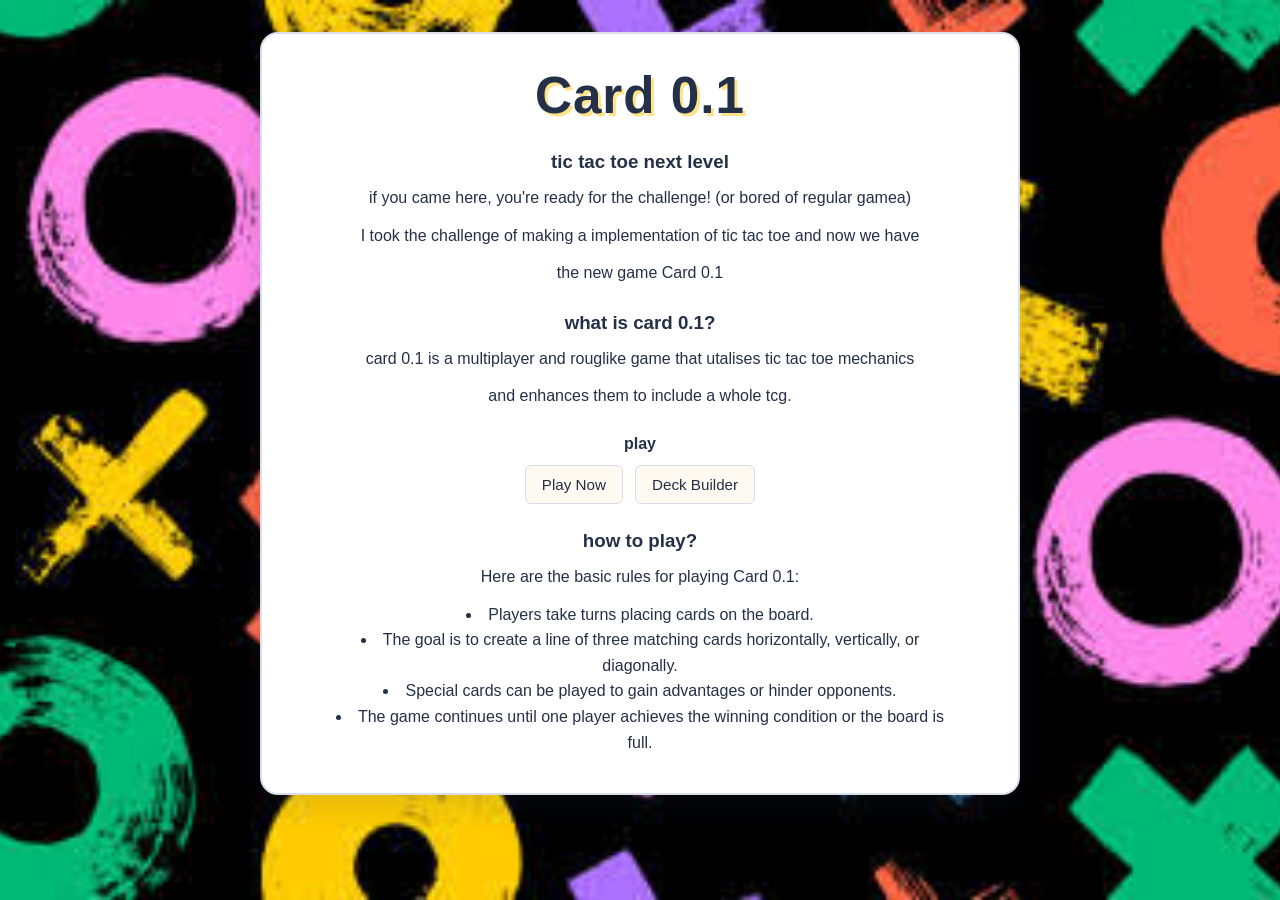
<file: index.html>
<!DOCTYPE html>
<html lang="en">

<head>
    <meta charset="UTF-8">
    <meta name="viewport" content="width=device-width, initial-scale=1.0">
    <title>Card 0.1</title>
    <link rel="stylesheet" href="style.css">
</head>
<body>
    <main class="intro-page">
        <h1 class="title">Card 0.1</h1>
        <h3>tic tac toe next level</h3>
        <p class="description">if you came here, you're ready for the challenge! (or bored of regular gamea)</p>
        <p class="description">I took the challenge of making a implementation of tic tac toe and now we have</p>
        <p class="description">the new game Card 0.1</p>


        <h3>what is card 0.1?</h3>
        <p class="description">card 0.1 is a multiplayer and rouglike game that utalises tic tac toe mechanics</p>
        <p class="description">and enhances them to include a whole tcg.</p>

        <h4>play</h4>
        <div class="intro-actions">
            <a href="Game.html" class="nav-btn">Play Now</a>
            <a href="Deck.html" class="nav-btn">Deck Builder</a>
        </div>

        <h3>how to play?</h3>
        <p class="description">Here are the basic rules for playing Card 0.1:</p>
        <ul class="rules-list">
            <li>Players take turns placing cards on the board.</li>
            <li>The goal is to create a line of three matching cards horizontally, vertically, or diagonally.</li>
            <li>Special cards can be played to gain advantages or hinder opponents.</li>
            <li>The game continues until one player achieves the winning condition or the board is full.</li>
        </ul>
    </main>
</body>

</html>
</file>
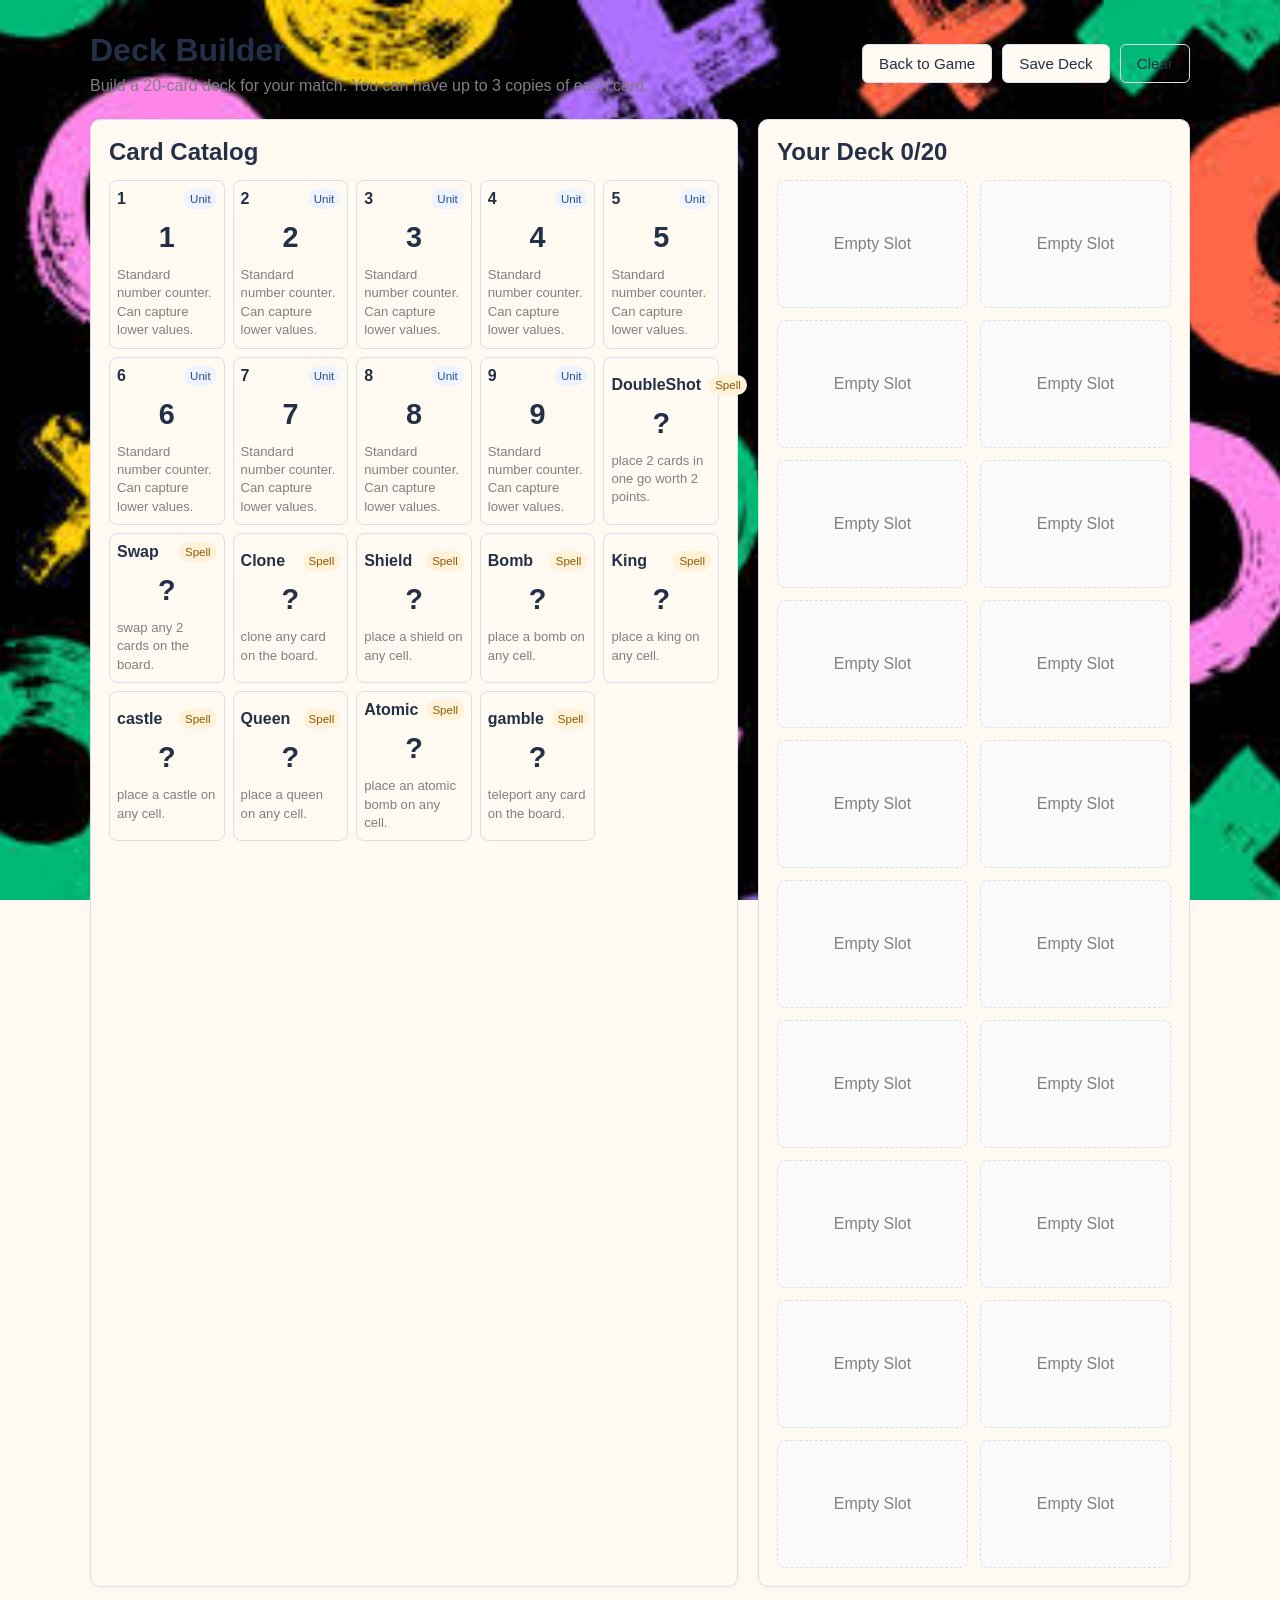
<file: Deck.html>
<!DOCTYPE html>
<html lang="en">

<head>
    <meta charset="UTF-8">
    <meta name="viewport" content="width=device-width, initial-scale=1.0">
    <title>Deck Builder</title>
    <link rel="stylesheet" href="style.css">
</head>

<body class="deck-page">
    <div class="deck-builder">
        <header class="deck-header">
            <div>
                <h1>Deck Builder</h1>
                <p class="deck-subtitle">Build a 20-card deck for your match. You can have up to 3 copies of each card.</p>
            </div>
            <div class="deck-actions">
                <a href="Game.html" class="nav-btn">Back to Game</a>
                <button id="save-btn" class="builder-btn" type="button">Save Deck</button>
                <button id="clear-btn" class="builder-btn secondary" type="button">Clear</button>
            </div>
        </header>

        <div id="save-msg" class="save-msg" style="display:none;">Deck saved!</div>

        <div class="builder-columns">
            <section class="builder-panel">
                <h2>Card Catalog</h2>
                <div id="catalog-grid" class="catalog-grid"></div>
            </section>

            <section class="builder-panel">
                <h2>Your Deck <span id="deck-count">0/20</span></h2>
                <div id="deck-grid" class="deck-grid"></div>
            </section>
        </div>
    </div>

    <script src="deck builder.js"></script>
</body>

</html>
</file>
<file: style.css>
/* Card Tactics visual system */

:root {
  --bg: #fffaf1;
  --surface: #ffffff;
  --surface-warm: #fff3d8;
  --fg: #243047;
  --muted: #68738a;
  --line: #d9dfea;
  --accent-x: #2878d4;
  --accent-o: #e45b63;
  --highlight: #fff0a8;
  --shadow: 0 14px 30px rgba(46, 65, 95, 0.12);
}

html, body {
  margin: 0;
  padding: 0;
  min-height: 100%;
  font-family: "Trebuchet MS", "Segoe UI", sans-serif;
  background: var(--bg) url("image.png") center / cover fixed no-repeat;
  color: var(--fg);
  overflow-x: hidden;
  color-scheme: light;
}

.game-container {
  max-width: 680px;
  width: 100%;
  box-sizing: border-box;
  margin: 0 auto;
  padding: 30px 20px 42px;
  display: flex;
  flex-direction: column;
  align-items: center;
  gap: 22px;
}

.game-header {
  text-align: center;
}

.intro-page {
  max-width: 760px;
  margin: 32px auto;
  padding: 32px 28px 38px;
  box-sizing: border-box;
  background: #ffffff;
  border: 2px solid var(--line);
  border-radius: 18px;
  box-shadow: var(--shadow);
  text-align: center;
}

.intro-page h3,
.intro-page h4 {
  margin: 26px 0 12px;
}

.intro-page .title {
  margin-bottom: 24px;
}

.intro-page .description {
  max-width: none;
  margin: 12px 0;
  padding: 0;
  background: transparent;
  border: 0;
  box-shadow: none;
}

.intro-actions {
  display: flex;
  justify-content: center;
  gap: 12px;
  flex-wrap: wrap;
}

.rules-list {
  max-width: 620px;
  margin: 0 auto;
  padding: 0 20px;
  list-style-position: inside;
  text-align: center;
  line-height: 1.6;
}

.title {
  margin: 0;
  font-size: clamp(2.2rem, 7vw, 3.2rem);
  letter-spacing: 0.02em;
  color: var(--fg);
  text-shadow: 3px 3px 0 #ffe28a;
}

.subtitle {
  margin: 7px 0 0;
  font-size: 0.95rem;
  color: var(--muted);
  letter-spacing: 0.12em;
  text-transform: uppercase;
}

.description {
  margin: 12px auto;
  max-width: 680px;
  padding: 16px 20px;
  box-sizing: border-box;
  background: #ffffff;
  color: var(--fg);
  border: 2px solid var(--line);
  border-radius: 12px;
  box-shadow: var(--shadow);
  line-height: 1.6;
}

.status {
  padding: 14px 18px;
  border: 2px solid #f0ca57;
  border-radius: 14px;
  text-align: center;
  width: 100%;
  box-sizing: border-box;
  background: #fffdf3;
  box-shadow: 0 5px 0 #f5e1a0;
  font-weight: 700;
}

.scoreboard {
  display: flex;
  gap: 14px;
  align-items: center;
  font-size: 1.1rem;
}

.score-item {
  display: flex;
  align-items: center;
  gap: 8px;
  padding: 9px 15px;
  border-radius: 12px;
  background: var(--surface);
  box-shadow: 0 4px 12px rgba(46, 65, 95, 0.1);
}

.score-player { font-size: 1.5rem; }
.score-cells { color: var(--fg); }
.score-vs { color: var(--muted); font-size: 0.8rem; font-weight: 800; }

.score-x { color: var(--accent-x); font-weight: bold; }
.score-o { color: var(--accent-o); font-weight: bold; }

.hand-section {
  width: 100%;
  box-sizing: border-box;
  border: 2px solid var(--line);
  padding: 14px;
  border-radius: 16px;
  color: var(--fg);
  background: rgba(255, 255, 255, 0.82);
  box-shadow: var(--shadow);
  transition: border-color 0.2s ease, transform 0.2s ease;
}

.hand-section.active {
  border-color: #f0ca57;
  transform: translateY(-2px);
}

.hand-header {
  display: flex;
  justify-content: space-between;
  margin-bottom: 10px;
  font-weight: bold;
}

.turn-badge {
  display: none;
  background: var(--highlight);
  padding: 4px 8px;
  margin-left: 6px;
  border-radius: 999px;
  font-size: 0.8rem;
  color: var(--fg);
}
.hand-section.active .turn-badge {
  display: inline-block;
}

.hand {
  display: grid;
  grid-template-columns: repeat(5, minmax(0, 1fr));
  gap: 8px;
}

.card {
  width: 100%;
  aspect-ratio: 0.72;
  min-width: 0;
  border: 2px solid var(--line);
  border-radius: 12px;
  padding: 8px;
  background: linear-gradient(160deg, #ffffff, #f4f8ff);
  box-sizing: border-box;
  overflow: hidden;
  color: var(--fg);
  box-shadow: 0 4px 9px rgba(46, 65, 95, 0.09);
  transition: transform 0.18s ease, border-color 0.18s ease, box-shadow 0.18s ease;
}

.card-inner {
  display: flex;
  flex-direction: column;
  justify-content: space-between;
  width: 100%;
  height: 100%;
  gap: 6px;
}

.card .card-header,
.card .card-footer,
.card .card-body {
  display: flex;
  align-items: center;
  justify-content: space-between;
  gap: 6px;
}

.card .card-name {
  font-weight: 700;
  font-size: 0.85rem;
  min-width: 0;
  overflow-wrap: anywhere;
}

.card .card-type {
  font-size: 0.6rem;
  padding: 3px 4px;
  border-radius: 999px;
  white-space: nowrap;
}

.card .card-type.type-counter {
  background: #eef4ff;
  color: #244a8f;
}

.card .card-type.type-active {
  background: #fff2d9;
  color: #8a5a00;
}

.card .card-body {
  justify-content: center;
}

.card .card-value {
  font-size: 1.5rem;
  font-weight: 700;
}

.card .card-footer {
  display: block;
}

.card .card-ability {
  display: block;
  color: var(--muted);
  font-size: 0.68rem;
  line-height: 1.25;
  overflow-wrap: anywhere;
}

.card.playable { cursor: pointer; }
.card.playable:hover { border-color: var(--accent-x); transform: translateY(-4px); box-shadow: 0 10px 18px rgba(40, 120, 212, 0.18); }
.card.selected { border-color: #e0ab20; background: var(--highlight); box-shadow: 0 0 0 3px rgba(240, 202, 87, 0.35); transform: translateY(-4px); }
.card.used { opacity: 0.3; pointer-events: none; }
.card.inactive { opacity: 0.6; }

.card-center {
  font-size: 1.5rem;
  font-weight: bold;
}
.card-corner {
  font-size: 0.8rem;
}

.player-x { color: var(--accent-x); }
.player-o { color: var(--accent-o); }

.board {
  display: grid;
  --cell-size: min(72px, calc((100vw - 90px) / 5));
  grid-template-columns: repeat(5, var(--cell-size));
  grid-template-rows: repeat(5, var(--cell-size));
  gap: 6px;
  background: #c5d0e0;
  padding: 7px;
  border-radius: 16px;
  box-shadow: 0 12px 24px rgba(46, 65, 95, 0.18);
}

.board-cell {
  background: #fffdf8;
  border-radius: 9px;
  display: flex;
  align-items: center;
  justify-content: center;
  box-shadow: inset 0 -3px 0 rgba(217, 223, 234, 0.65);
  transition: background 0.15s ease, transform 0.15s ease;
}

.board-cell.valid-target { cursor: pointer; }
.board-cell.valid-target:hover { background: var(--highlight); transform: scale(1.04); }

.cell-card {
  display: flex;
  flex-direction: column;
  align-items: center;
}

.cell-owner { font-size: 0.8rem; }
.cell-value { font-size: 1.5rem; font-weight: bold; }

.owner-x .cell-card { color: var(--accent-x); }
.owner-o .cell-card { color: var(--accent-o); }

.rules-hint {
  text-align: center;
  font-size: 0.9rem;
  color: var(--muted);
  line-height: 1.6;
}

.reset-btn {
  padding: 12px 20px;
  font-size: 1rem;
  cursor: pointer;
  border: 0;
  background: var(--fg);
  color: #ffffff;
  border-radius: 10px;
  font-weight: 700;
  box-shadow: 0 4px 0 #111b2d;
  transition: transform 0.15s ease, box-shadow 0.15s ease, background 0.15s ease;
}
.reset-btn:hover { background: var(--accent-x); transform: translateY(-2px); box-shadow: 0 6px 0 #1b4e8b; }
.reset-btn:active { transform: translateY(2px); box-shadow: 0 2px 0 #111b2d; }

.deck-page {
  background: var(--bg) url("image.png") center / cover fixed no-repeat;
  min-height: 100vh;
}

.deck-builder {
  max-width: 1100px;
  margin: 0 auto;
  padding: 32px 20px 40px;
}

.deck-header {
  display: flex;
  justify-content: space-between;
  align-items: center;
  gap: 16px;
  margin-bottom: 24px;
}

.deck-header h1 {
  margin: 0;
}

.deck-subtitle {
  margin: 8px 0 0;
  color: gray;
}

.deck-actions {
  display: flex;
  align-items: center;
  gap: 10px;
  flex-wrap: wrap;
}

.builder-btn,
.nav-btn {
  display: inline-flex;
  align-items: center;
  justify-content: center;
  padding: 10px 16px;
  border-radius: 6px;
  border: 1px solid var(--line);
  background: var(--bg);
  color: var(--fg);
  font-size: 0.95rem;
  cursor: pointer;
  text-decoration: none;
}

.builder-btn.secondary {
  background: transparent;
}

.builder-btn:hover,
.nav-btn:hover {
  background: var(--line);
}

.save-msg {
  display: none;
  margin-bottom: 18px;
  padding: 10px 14px;
  border-radius: 6px;
  background: #e9f8ef;
  border: 1px solid #bfe6cf;
  color: #1d5b38;
  font-weight: 600;
}

.builder-columns {
  display: grid;
  grid-template-columns: 1.2fr 0.8fr;
  gap: 20px;
}

.builder-panel {
  background: var(--bg);
  border: 1px solid var(--line);
  border-radius: 10px;
  padding: 18px;
  box-shadow: 0 2px 8px rgba(0, 0, 0, 0.03);
}

.builder-panel h2 {
  margin-top: 0;
  margin-bottom: 14px;
}

.catalog-grid,
.deck-grid {
  display: grid;
  grid-template-columns: repeat(auto-fit, minmax(150px, 1fr));
  gap: 12px;
}

.catalog-grid {
  grid-template-columns: repeat(auto-fit, minmax(112px, 1fr));
  gap: 8px;
}

.detailed-card {
  border: 1px solid var(--line);
  border-radius: 8px;
  padding: 12px 10px;
  background: var(--bg);
  color: var(--fg);
  text-align: left;
  cursor: pointer;
  transition: transform 0.12s ease, border-color 0.12s ease;
}

.detailed-card:hover {
  transform: translateY(-1px);
  border-color: var(--fg);
}

.catalog-card {
  padding: 8px 7px;
}

.catalog-card .card-header {
  margin-bottom: 7px;
}

.catalog-card .card-name {
  font-size: 0.85rem;
}

.catalog-card .card-type {
  font-size: 0.62rem;
  padding: 3px 4px;
}

.catalog-card .card-body {
  margin-bottom: 7px;
}

.catalog-card .card-value {
  font-size: 1.35rem;
}

.catalog-card .card-ability {
  font-size: 0.7rem;
  line-height: 1.25;
}

.detailed-card .card-header,
.detailed-card .card-footer,
.detailed-card .card-body {
  display: flex;
  align-items: center;
  justify-content: space-between;
  gap: 8px;
}

.detailed-card .card-header {
  margin-bottom: 12px;
}

.detailed-card .card-name {
  font-weight: 700;
  font-size: 1rem;
}

.detailed-card .card-type {
  font-size: 0.72rem;
  padding: 4px 6px;
  border-radius: 999px;
  white-space: nowrap;
}

.detailed-card .card-type.type-counter {
  background: #eef4ff;
  color: #244a8f;
}

.detailed-card .card-type.type-active {
  background: #fff2d9;
  color: #8a5a00;
}

.detailed-card .card-body {
  justify-content: center;
  margin-bottom: 12px;
}

.detailed-card .card-value {
  font-size: 1.8rem;
  font-weight: 700;
}

.detailed-card .card-footer {
  display: block;
}

.detailed-card .card-ability {
  display: block;
  font-size: 0.82rem;
  color: gray;
  line-height: 1.4;
}

.slot {
  min-height: 126px;
  border: 1px dashed var(--line);
  border-radius: 8px;
  display: flex;
  align-items: center;
  justify-content: center;
  color: gray;
  background: #fafafa;
}

.lobby-section { width: 100%; max-width: 400px; box-sizing: border-box; text-align: center; border: 2px solid var(--line); padding: 24px; border-radius: 18px; background: rgba(255, 255, 255, 0.9); box-shadow: var(--shadow); }
.lobby-section h2 { margin-top: 0; }
.lobby-actions { display: flex; flex-direction: column; align-items: center; gap: 10px; }
.join-input { padding: 12px; font-size: 1rem; border: 2px solid var(--line); border-radius: 10px; text-align: center; width: 100%; max-width: 200px; background: #fffdf8; color: var(--fg); box-sizing: border-box; }
.join-input:focus { outline: 3px solid rgba(40, 120, 212, 0.2); border-color: var(--accent-x); }

#game-ui {
  box-sizing: border-box;
}

@media (max-width: 480px) {
  .game-container {
    padding: 12px 10px;
    gap: 12px;
  }

  .title {
    font-size: 1.6rem;
  }

  .hand-section {
    padding: 7px;
  }

  .hand-header {
    font-size: 0.78rem;
    gap: 6px;
  }

  .cards-remaining {
    text-align: right;
  }

  .hand {
    gap: 4px;
  }

  .card {
    padding: 5px;
    border-radius: 6px;
  }

  .card .card-inner {
    gap: 3px;
  }

  .card .card-header,
  .card .card-footer,
  .card .card-body {
    gap: 2px;
  }

  .card .card-name {
    font-size: clamp(0.55rem, 2.2vw, 0.72rem);
  }

  .card .card-type {
    font-size: 0.45rem;
    padding: 2px 3px;
  }

  .card .card-value {
    font-size: clamp(1rem, 5vw, 1.35rem);
  }

  .card .card-ability {
    font-size: clamp(0.42rem, 1.8vw, 0.58rem);
    line-height: 1.15;
  }
}

@media (max-width: 720px) {
  .deck-header {
    flex-direction: column;
    align-items: flex-start;
  }

  .builder-columns {
    grid-template-columns: 1fr;
  }
}
</file>
